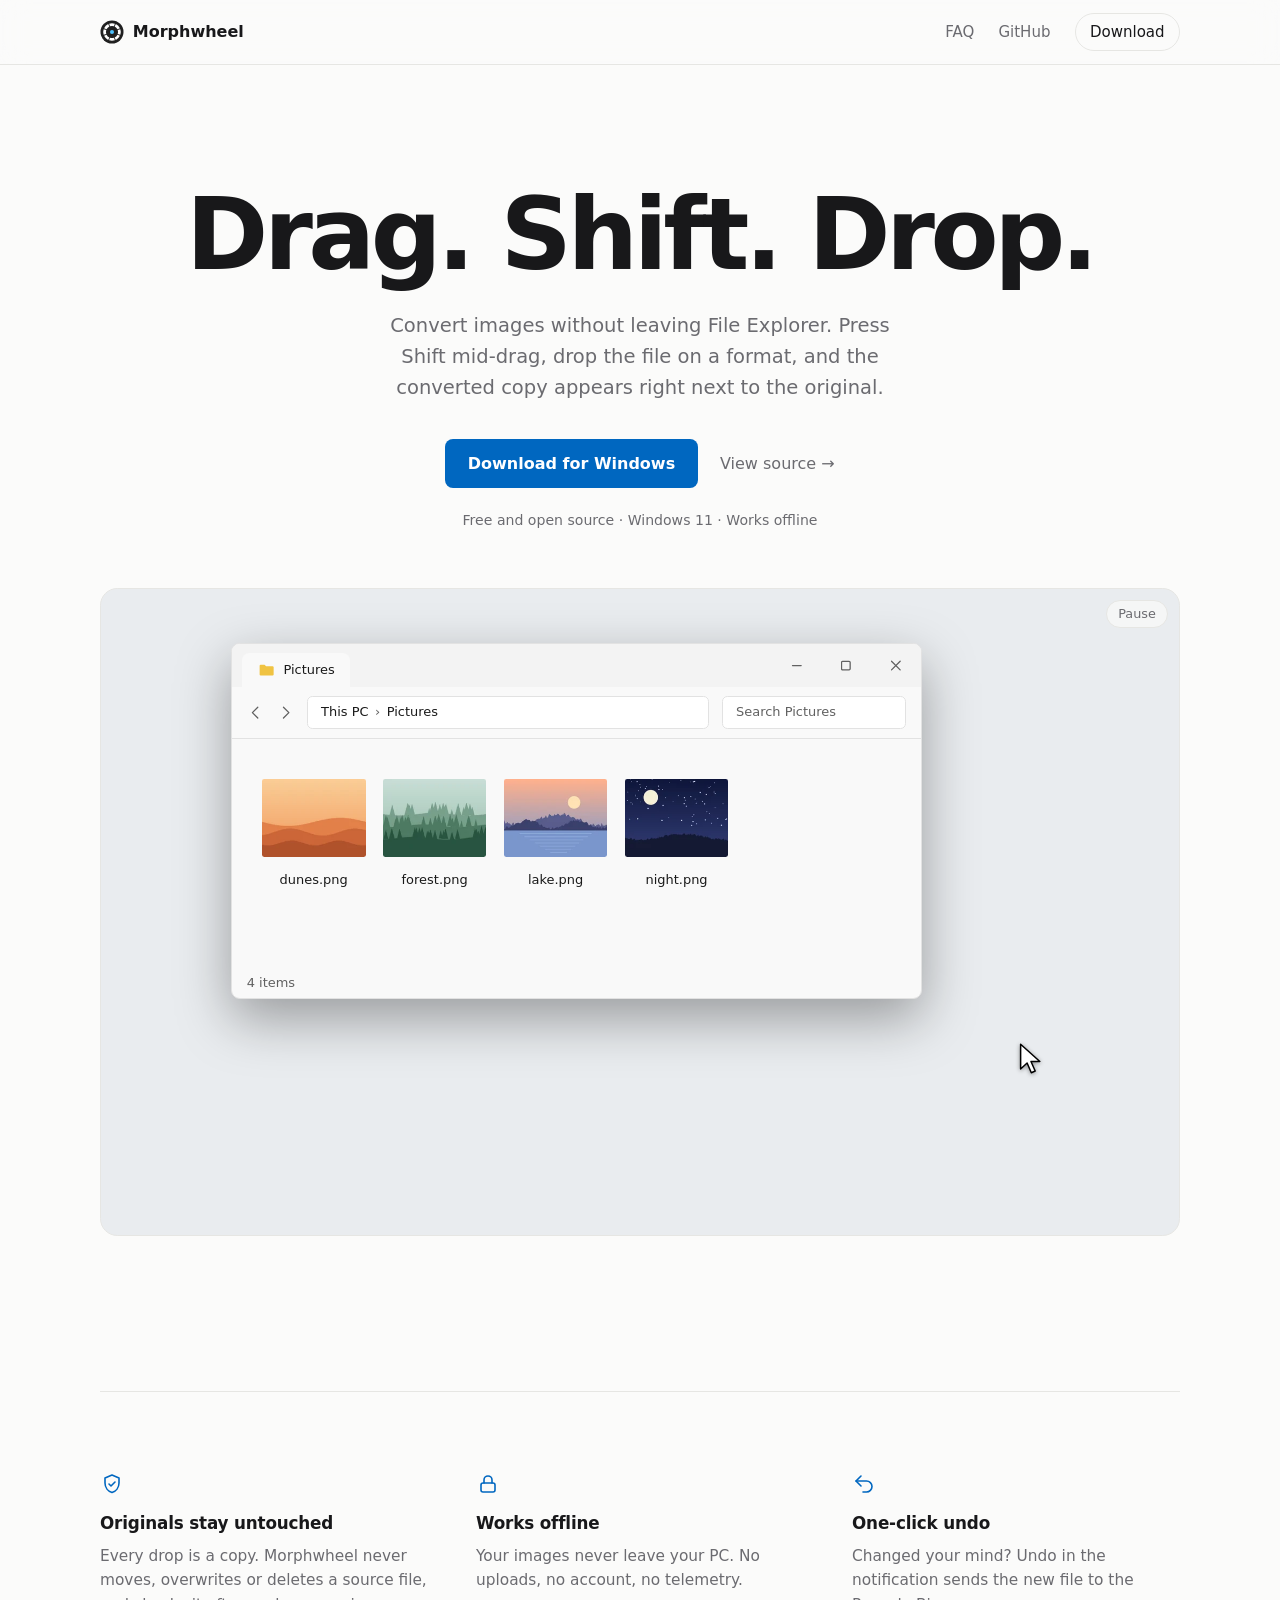
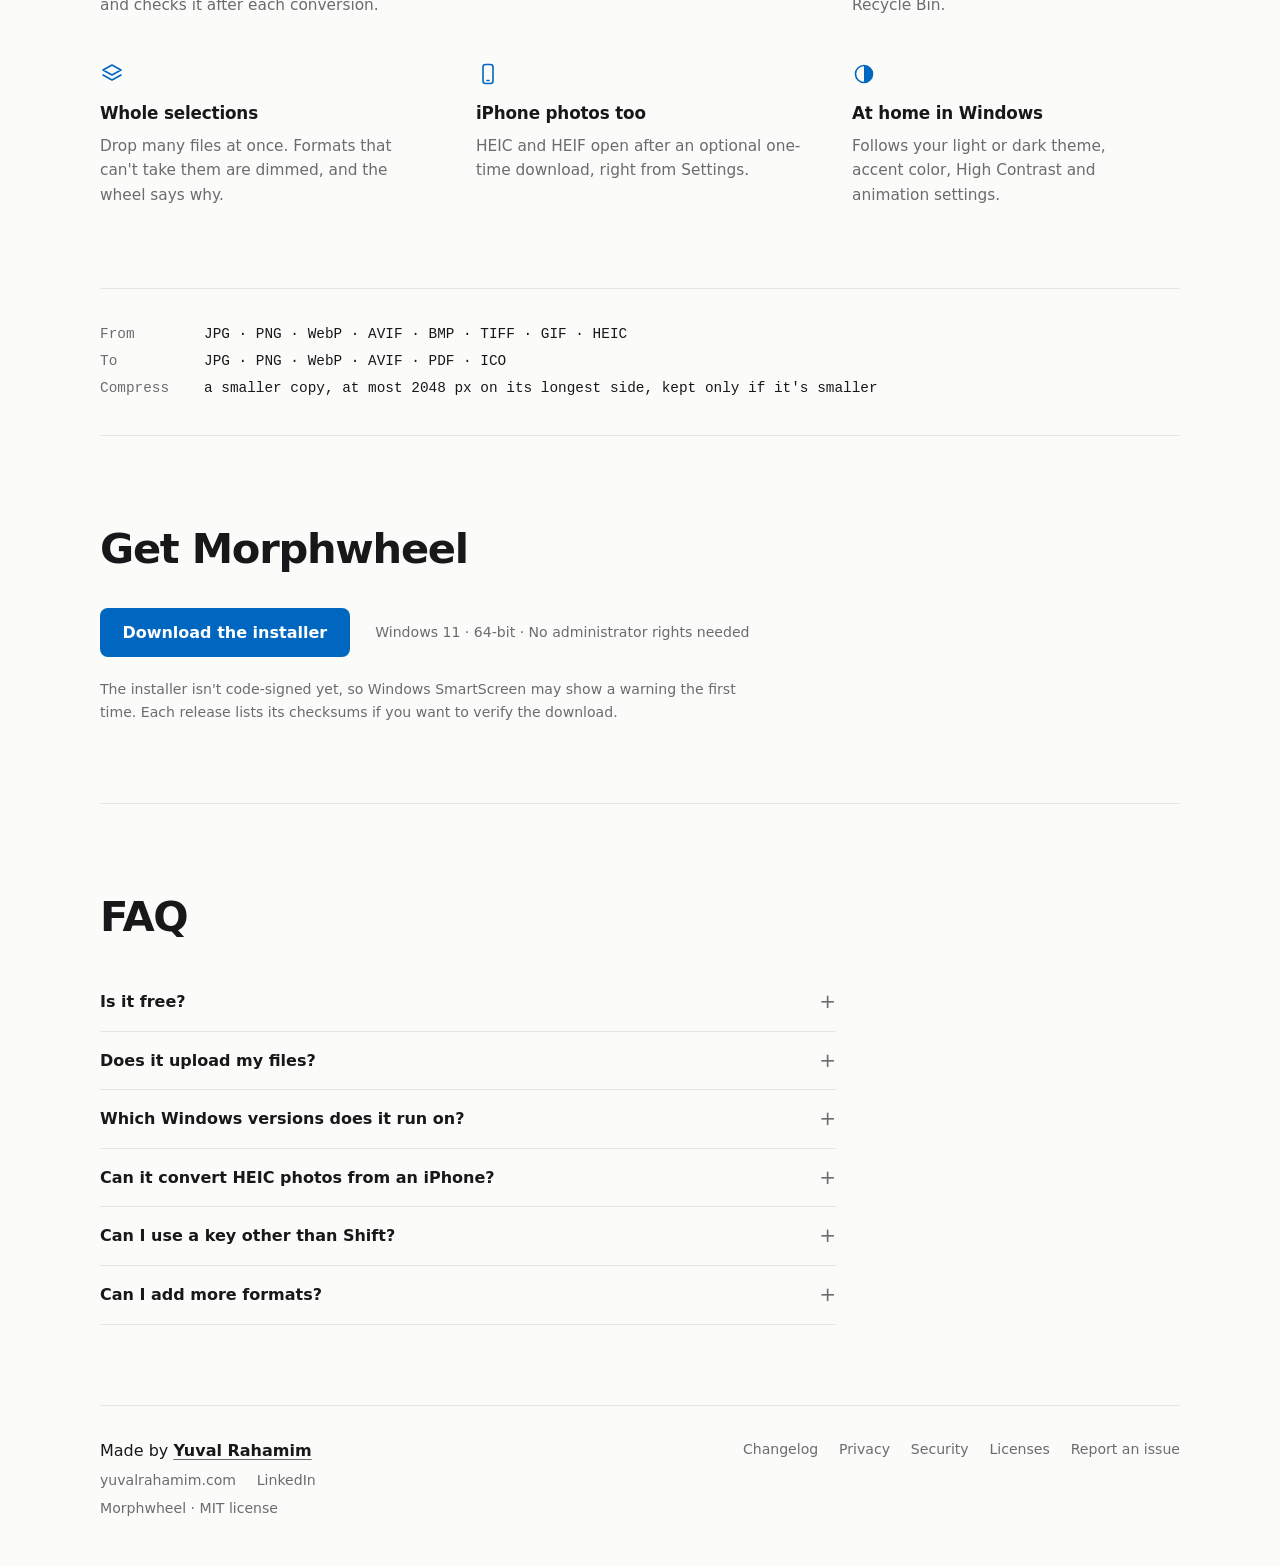
<file: site/index.html>
<!DOCTYPE html>
<html lang="en">
<head>
  <meta charset="utf-8">
  <meta name="viewport" content="width=device-width, initial-scale=1">
  <title>Morphwheel: free drag-and-drop image converter for Windows</title>
  <meta name="description" content="Shift-drag an image in File Explorer and drop it on JPG, PNG, WebP, AVIF, PDF or ICO. The copy lands next to the original. Free, open source, offline.">
  <link rel="canonical" href="https://morphwheel.yuvalrahamim.com/">
  <meta name="author" content="Yuval Rahamim">
  <meta name="color-scheme" content="dark light">
  <meta name="theme-color" content="#0c0c0d" media="(prefers-color-scheme: dark)">
  <meta name="theme-color" content="#fbfbfa" media="(prefers-color-scheme: light)">
  <link rel="icon" href="assets/icon.svg" type="image/svg+xml">
  <link rel="icon" href="assets/icon-256.png" type="image/png" sizes="256x256">
  <link rel="apple-touch-icon" href="assets/icon-256.png">

  <meta property="og:type" content="website">
  <meta property="og:site_name" content="Morphwheel">
  <meta property="og:title" content="Morphwheel: drag, Shift, drop to convert images on Windows">
  <meta property="og:description" content="A wheel of formats at your cursor, right in File Explorer. Free and open source.">
  <meta property="og:url" content="https://morphwheel.yuvalrahamim.com/">
  <meta property="og:image" content="https://morphwheel.yuvalrahamim.com/assets/og.png">
  <meta property="og:image:width" content="1200">
  <meta property="og:image:height" content="630">
  <meta property="og:image:alt" content="The Morphwheel wheel with JPG highlighted, beside the words Drag. Shift. Drop.">
  <meta name="twitter:card" content="summary_large_image">

  <link rel="stylesheet" href="styles.css">

  <script type="application/ld+json">
  {
    "@context": "https://schema.org",
    "@type": "SoftwareApplication",
    "name": "Morphwheel",
    "description": "A Windows utility that converts images during a drag in File Explorer: press Shift while dragging, and a wheel of formats appears at the cursor. Dropping the file on a format saves a converted copy next to the original.",
    "url": "https://morphwheel.yuvalrahamim.com/",
    "downloadUrl": "https://github.com/MorphWheel/morphwheel/releases/latest",
    "applicationCategory": "UtilitiesApplication",
    "operatingSystem": "Windows 11, Windows 10 22H2",
    "isAccessibleForFree": true,
    "offers": { "@type": "Offer", "price": "0", "priceCurrency": "USD" },
    "license": "https://opensource.org/licenses/MIT",
    "codeRepository": "https://github.com/MorphWheel/morphwheel",
    "author": {
      "@type": "Person",
      "name": "Yuval Rahamim",
      "url": "https://yuvalrahamim.com/",
      "sameAs": ["https://www.linkedin.com/in/yuvalra/"]
    },
    "image": "https://morphwheel.yuvalrahamim.com/assets/og.png",
    "featureList": [
      "Convert images to JPG, PNG, WebP, AVIF, PDF or ICO from File Explorer",
      "Compress images to a smaller copy",
      "HEIC and HEIF input with an optional download",
      "The original file is never moved, overwritten or deleted",
      "Works offline, with no telemetry",
      "Undo from the result notification",
      "Python plugins for more formats"
    ]
  }
  </script>
  <script type="application/ld+json">
  {
    "@context": "https://schema.org",
    "@type": "FAQPage",
    "mainEntity": [
      { "@type": "Question", "name": "Is it free?",
        "acceptedAnswer": { "@type": "Answer", "text": "Yes. Morphwheel is free and open source under the MIT license, with no trial, no account and no ads." } },
      { "@type": "Question", "name": "Does it upload my files?",
        "acceptedAnswer": { "@type": "Answer", "text": "No. Conversions run on your PC and nothing is sent anywhere. The only network request is the optional HEIC download, and only if you choose to install it." } },
      { "@type": "Question", "name": "Which Windows versions does it run on?",
        "acceptedAnswer": { "@type": "Answer", "text": "Windows 11, 64-bit. Windows 10 22H2 is best-effort. The installer needs no administrator rights." } },
      { "@type": "Question", "name": "Can it convert HEIC photos from an iPhone?",
        "acceptedAnswer": { "@type": "Answer", "text": "Yes, after a one-time optional download of the HEIC engine from Settings. It isn't bundled because its codecs are GPL-licensed." } },
      { "@type": "Question", "name": "Can I use a key other than Shift?",
        "acceptedAnswer": { "@type": "Answer", "text": "Yes. The trigger can be Shift, Ctrl or Ctrl+Shift, and the wheel comes in three sizes." } },
      { "@type": "Question", "name": "Can I add more formats?",
        "acceptedAnswer": { "@type": "Answer", "text": "Yes, with plugins written in Python. They appear in the wheel's More slice. The plugin guide has a complete converter in about thirty lines." } }
    ]
  }
  </script>
</head>
<body>
  <a class="skip" href="#main">Skip to content</a>

  <header class="top">
    <div class="top-in wrap">
      <a class="brand" href="/">
        <img src="assets/icon.svg" alt="" width="24" height="24">
        Morphwheel
      </a>
      <nav aria-label="Main">
        <a href="#faq">FAQ</a>
        <a class="wide-only" href="https://github.com/MorphWheel/morphwheel">GitHub</a>
        <a class="pill" href="https://github.com/MorphWheel/morphwheel/releases/latest">Download</a>
      </nav>
    </div>
  </header>

  <main id="main">
    <section class="hero wrap">
      <h1>Drag. Shift. Drop.</h1>
      <p class="lede">
        Convert images without leaving File Explorer. Press Shift mid&#8209;drag, drop the file on a
        format, and the converted copy appears right next to the original.
      </p>
      <div class="actions">
        <a class="button" href="https://github.com/MorphWheel/morphwheel/releases/latest">Download for Windows</a>
        <a class="link" href="https://github.com/MorphWheel/morphwheel">View source →</a>
      </div>
      <p class="meta">Free and open source · Windows 11 · Works offline</p>
    </section>

    <section class="demo-wrap wrap" aria-label="Demo">
      <input type="checkbox" id="pause" class="pause-input" aria-label="Pause the demo">
      <label for="pause" class="pause"><span class="when-playing">Pause</span><span class="when-paused">Play</span></label>
      <!-- One CSS timeline (10 s, see styles.css). The wheel and toast images are drawn by the app
           itself; everything else is a sketch of File Explorer. -->
      <div class="demo" role="img"
           aria-label="Demo: an image called lake.png is dragged in File Explorer, Shift opens the wheel at the cursor, the file is dropped on JPG, and lake.jpg appears next to the original while a notification reports “Converted to JPG”.">
        <div class="stage" aria-hidden="true">
          <div class="explorer">
            <div class="ex-title">
              <span class="ex-tab">
                <svg viewBox="0 0 16 16"><path d="M1.5 4.5a1 1 0 0 1 1-1h3.6l1.4 1.4h6a1 1 0 0 1 1 1v6.6a1 1 0 0 1-1 1h-11a1 1 0 0 1-1-1Z"/></svg>
                Pictures
              </span>
              <span class="ex-controls">
                <svg viewBox="0 0 10 10"><path d="M1 5h8"/></svg>
                <svg viewBox="0 0 10 10"><rect x="1" y="1" width="8" height="8" rx="1"/></svg>
                <svg viewBox="0 0 10 10"><path d="m1 1 8 8M9 1 1 9"/></svg>
              </span>
            </div>
            <div class="ex-bar">
              <svg viewBox="0 0 16 16"><path d="M10 3 5 8l5 5"/></svg>
              <svg viewBox="0 0 16 16"><path d="m6 3 5 5-5 5"/></svg>
              <span class="ex-address">This PC <i>›</i> Pictures</span>
              <span class="ex-search">Search Pictures</span>
            </div>
            <div class="ex-files">
              <figure class="tile"><img src="assets/thumb-dunes.webp" alt="" width="192" height="144"><figcaption>dunes.png</figcaption></figure>
              <figure class="tile"><img src="assets/thumb-forest.webp" alt="" width="192" height="144"><figcaption>forest.png</figcaption></figure>
              <figure class="tile tile-new"><img src="assets/thumb-lake.webp" alt="" width="192" height="144"><figcaption>lake.jpg</figcaption></figure>
              <figure class="tile tile-source"><img src="assets/thumb-lake.webp" alt="" width="192" height="144"><figcaption>lake.png</figcaption></figure>
              <figure class="tile"><img src="assets/thumb-night.webp" alt="" width="192" height="144"><figcaption>night.png</figcaption></figure>
            </div>
            <div class="ex-status"><span class="n4">4 items</span><span class="n5">5 items</span></div>
          </div>

          <div class="wheel">
            <picture>
              <source srcset="assets/wheel-idle-light.webp" media="(prefers-color-scheme: light)">
              <img src="assets/wheel-idle-dark.webp" alt="" width="760" height="760">
            </picture>
            <picture class="wheel-hover">
              <source srcset="assets/wheel-jpg-light.webp" media="(prefers-color-scheme: light)">
              <img src="assets/wheel-jpg-dark.webp" alt="" width="760" height="760">
            </picture>
          </div>

          <div class="toast">
            <picture>
              <source srcset="assets/toast-light.webp" media="(prefers-color-scheme: light)">
              <img src="assets/toast-dark.webp" alt="" width="720" height="182">
            </picture>
          </div>

          <kbd class="key">⇧ Shift</kbd>

          <div class="cursor">
            <img class="ghost" src="assets/thumb-lake.webp" alt="" width="192" height="144">
            <svg class="arrow" viewBox="0 0 20 30"><path d="M1.5 1.5v23l6-5.6 3.9 9 3.6-1.6-3.9-8.8h8.2Z"/></svg>
          </div>
        </div>
      </div>
      <ol class="captions" aria-hidden="true">
        <li class="c1">Drag an image in File Explorer</li>
        <li class="c2">Press Shift and the wheel opens under the cursor</li>
        <li class="c3">Drop it on a format</li>
        <li class="c4">The copy lands next to the original, which stays untouched</li>
      </ol>
    </section>

    <section class="facts wrap" aria-labelledby="facts-title">
      <h2 id="facts-title" class="sr-only">Features</h2>
      <div>
        <svg class="icon" viewBox="0 0 24 24" aria-hidden="true"><path d="M12 3 5 6v5c0 4.4 3 8.2 7 9.5 4-1.3 7-5.1 7-9.5V6Z"/><path d="m9 12 2 2 4-4"/></svg>
        <h3>Originals stay untouched</h3>
        <p>Every drop is a copy. Morphwheel never moves, overwrites or deletes a source file, and
          checks it after each conversion.</p>
      </div>
      <div>
        <svg class="icon" viewBox="0 0 24 24" aria-hidden="true"><rect x="5" y="11" width="14" height="9" rx="2"/><path d="M8 11V8a4 4 0 0 1 8 0v3"/></svg>
        <h3>Works offline</h3>
        <p>Your images never leave your PC. No uploads, no account, no telemetry.</p>
      </div>
      <div>
        <svg class="icon" viewBox="0 0 24 24" aria-hidden="true"><path d="M9 14 4 9l5-5"/><path d="M4 9h10.5a5.5 5.5 0 0 1 0 11H11"/></svg>
        <h3>One-click undo</h3>
        <p>Changed your mind? Undo in the notification sends the new file to the Recycle Bin.</p>
      </div>
      <div>
        <svg class="icon" viewBox="0 0 24 24" aria-hidden="true"><path d="m12 3 9 5-9 5-9-5Z"/><path d="m3 13 9 5 9-5"/></svg>
        <h3>Whole selections</h3>
        <p>Drop many files at once. Formats that can't take them are dimmed, and the wheel says
          why.</p>
      </div>
      <div>
        <svg class="icon" viewBox="0 0 24 24" aria-hidden="true"><rect x="7" y="2.5" width="10" height="19" rx="2.5"/><path d="M11 18.5h2"/></svg>
        <h3>iPhone photos too</h3>
        <p>HEIC and HEIF open after an optional one-time download, right from Settings.</p>
      </div>
      <div>
        <svg class="icon" viewBox="0 0 24 24" aria-hidden="true"><circle cx="12" cy="12" r="8.5"/><path class="solid" d="M12 3.5a8.5 8.5 0 0 1 0 17Z"/></svg>
        <h3>At home in Windows</h3>
        <p>Follows your light or dark theme, accent color, High Contrast and animation settings.</p>
      </div>
    </section>

    <section class="formats wrap" aria-labelledby="formats-title">
      <h2 id="formats-title" class="sr-only">Formats</h2>
      <p><span>From</span> JPG · PNG · WebP · AVIF · BMP · TIFF · GIF · HEIC</p>
      <p><span>To</span> JPG · PNG · WebP · AVIF · PDF · ICO</p>
      <p><span>Compress</span> a smaller copy, at most 2048 px on its longest side, kept only if it's smaller</p>
    </section>

    <section id="install" class="install wrap">
      <h2>Get Morphwheel</h2>
      <div class="install-row">
        <a class="button" href="https://github.com/MorphWheel/morphwheel/releases/latest">Download the installer</a>
        <span class="meta">Windows 11 · 64-bit · No administrator rights needed</span>
      </div>
      <p class="meta note">
        The installer isn't code-signed yet, so Windows SmartScreen may show a warning the first
        time. Each release lists its checksums if you want to verify the download.
      </p>
    </section>

    <section id="faq" class="faq wrap">
      <h2>FAQ</h2>
      <details>
        <summary>Is it free?</summary>
        <p>Yes. Morphwheel is free and open source under the MIT license, with no trial, no account
          and no ads.</p>
      </details>
      <details>
        <summary>Does it upload my files?</summary>
        <p>No. Conversions run on your PC and nothing is sent anywhere. The only network request is
          the optional HEIC download, and only if you choose to install it.</p>
      </details>
      <details>
        <summary>Which Windows versions does it run on?</summary>
        <p>Windows 11, 64-bit. Windows 10 22H2 is best-effort. The installer needs no administrator
          rights.</p>
      </details>
      <details>
        <summary>Can it convert HEIC photos from an iPhone?</summary>
        <p>Yes, after a one-time optional download of the HEIC engine from Settings. It isn't
          bundled because its codecs are GPL-licensed.</p>
      </details>
      <details>
        <summary>Can I use a key other than Shift?</summary>
        <p>Yes. The trigger can be Shift, Ctrl or Ctrl+Shift, and the wheel comes in three sizes.</p>
      </details>
      <details>
        <summary>Can I add more formats?</summary>
        <p>Yes, with plugins written in Python. They appear in the wheel's More slice. The
          <a href="https://github.com/MorphWheel/morphwheel/blob/main/docs/plugins.md">plugin guide</a>
          has a complete converter in about thirty lines.</p>
      </details>
    </section>
  </main>

  <footer class="foot wrap">
    <div class="credit">
      <p class="maker">Made by <a href="https://yuvalrahamim.com/" rel="author">Yuval Rahamim</a></p>
      <p class="maker-links">
        <a href="https://yuvalrahamim.com/">yuvalrahamim.com</a>
        <a href="https://yuvalrahamim.com/linkedin" rel="me">LinkedIn</a>
      </p>
      <p>Morphwheel · MIT license</p>
    </div>
    <nav aria-label="Project">
      <a href="https://github.com/MorphWheel/morphwheel/blob/main/CHANGELOG.md">Changelog</a>
      <a href="https://github.com/MorphWheel/morphwheel/blob/main/PRIVACY.md">Privacy</a>
      <a href="https://github.com/MorphWheel/morphwheel/blob/main/SECURITY.md">Security</a>
      <a href="https://github.com/MorphWheel/morphwheel/blob/main/THIRD_PARTY_NOTICES.md">Licenses</a>
      <a href="https://github.com/MorphWheel/morphwheel/issues">Report an issue</a>
    </nav>
  </footer>
</body>
</html>
</file>
<file: site/styles.css>
/* Morphwheel site: one static page, no scripts. Dark by default, light follows the OS.
   The demo is one 10 s CSS timeline; every animated part uses the same percentages.
   The rest of the motion is CSS too (the CSP allows no script): smooth anchor scrolling, the
   hero's entrance, sections that rise in as they scroll into view, and the FAQ's opening and
   closing. All of it is off under prefers-reduced-motion, and every part degrades to a static
   page where a browser lacks the feature (scroll-driven animations, interpolate-size). */

:root {
  --bg: #0c0c0d;
  --text: #ededed;
  --muted: #8f8f94;
  --line: #222225;
  --accent: #0078d4;
  --accent-text: #fff;
  --accent-soft: #4cc2ff; /* icons on the dark background */
  --header-h: 64px;
  --ease-out: cubic-bezier(0.2, 0.7, 0.2, 1);
  --font: "Segoe UI Variable Text", "Segoe UI", system-ui, -apple-system, "Helvetica Neue", Arial, sans-serif;
  --display: "Segoe UI Variable Display", "Segoe UI", system-ui, -apple-system, "Helvetica Neue", Arial, sans-serif;
  --mono: "Cascadia Mono", "Cascadia Code", Consolas, ui-monospace, monospace;

  /* the demo's desktop and File Explorer (Windows 11 dark) */
  --desk: #17181b;
  --win: #1c1c1c;
  --win-bar: #202020;
  --win-line: #2e2e2e;
  --win-field: #2b2b2b;
  --win-text: #e8e8e8;
  --win-muted: #9a9a9a;
  --select: rgb(76 194 255 / 0.16);
  --select-line: rgb(76 194 255 / 0.5);
  --key: #26272b;
}

@media (prefers-color-scheme: light) {
  :root {
    --bg: #fbfbfa;
    --text: #18181a;
    --muted: #6b6b70;
    --line: #e6e6e3;
    --accent: #0067c0;
    --accent-soft: #0067c0;

    --desk: #e9ecef;
    --win: #f9f9f9;
    --win-bar: #f3f3f3;
    --win-line: #e2e2e2;
    --win-field: #fff;
    --win-text: #1a1a1a;
    --win-muted: #616161;
    --select: rgb(0 103 192 / 0.1);
    --select-line: rgb(0 103 192 / 0.45);
    --key: #fff;
  }
}

*,
*::before,
*::after {
  box-sizing: border-box;
}

html {
  -webkit-text-size-adjust: 100%;
  scroll-padding-top: calc(var(--header-h) + 0.5rem); /* anchors land below the sticky header */
  interpolate-size: allow-keywords; /* lets the FAQ animate to its content's height */
}

@media (prefers-reduced-motion: no-preference) {
  html {
    scroll-behavior: smooth;
  }
}

::selection {
  background: color-mix(in srgb, var(--accent) 40%, transparent);
}

body {
  margin: 0;
  background: var(--bg);
  color: var(--text);
  font: 16px/1.6 var(--font);
  -webkit-font-smoothing: antialiased;
}

a {
  color: inherit;
}

a:focus-visible {
  outline: 2px solid var(--accent);
  outline-offset: 3px;
  border-radius: 4px;
}

h1,
h2 {
  font-family: var(--display);
  margin: 0;
}

p {
  margin: 0;
  text-wrap: pretty;
}

h1,
h2,
h3,
.lede {
  text-wrap: balance;
}

code {
  font: 0.9em var(--mono);
}

.wrap {
  width: min(1080px, 100% - 3rem);
  margin-inline: auto;
}

.sr-only {
  position: absolute;
  width: 1px;
  height: 1px;
  overflow: hidden;
  clip-path: inset(50%);
  white-space: nowrap;
}

.skip {
  position: absolute;
  z-index: 20; /* above the sticky header */
  inset-inline-start: 1rem;
  top: -3rem;
  padding: 0.5rem 1rem;
  background: var(--accent);
  color: var(--accent-text);
  border-radius: 6px;
}

.skip:focus {
  top: 1rem;
}

/* ------------------------------------------------------------------ header */

.top {
  position: sticky;
  top: 0;
  z-index: 10;
  background: color-mix(in srgb, var(--bg) 82%, transparent);
  -webkit-backdrop-filter: saturate(1.4) blur(14px);
  backdrop-filter: saturate(1.4) blur(14px);
  border-bottom: 1px solid var(--line);
}

/* Where scroll-driven animations exist, the header's line appears only once the page scrolls. */
@supports (animation-timeline: scroll()) {
  .top {
    animation: header-line linear both;
    animation-timeline: scroll();
    animation-range: 0 64px;
  }

  @keyframes header-line {
    from { border-bottom-color: transparent; }
    to { border-bottom-color: var(--line); }
  }
}

.top-in {
  display: flex;
  align-items: center;
  justify-content: space-between;
  gap: 1rem;
  height: var(--header-h);
}

.brand {
  display: inline-flex;
  align-items: center;
  gap: 0.55rem;
  font-weight: 600;
  text-decoration: none;
}

.top nav {
  display: flex;
  align-items: center;
  gap: 1.5rem;
  font-size: 0.94rem;
}

.top nav a {
  color: var(--muted);
  text-decoration: none;
  transition: color 0.15s;
}

.top nav a:hover {
  color: var(--text);
}

.top nav .pill {
  color: var(--text);
  padding: 0.35rem 0.9rem;
  border: 1px solid var(--line);
  border-radius: 999px;
  transition: color 0.15s, border-color 0.15s, background-color 0.15s;
}

.top nav .pill:hover {
  border-color: var(--muted);
  background: color-mix(in srgb, var(--text) 6%, transparent);
}

/* ------------------------------------------------------------------ hero */

.hero {
  padding: clamp(4rem, 10vw, 7.5rem) 0 clamp(2.5rem, 5vw, 3.5rem);
  text-align: center;
}

h1 {
  font-size: clamp(3rem, 9vw, 6.2rem);
  font-weight: 700;
  line-height: 1;
  letter-spacing: -0.045em;
}

.lede {
  max-width: 34rem;
  margin: 1.6rem auto 0;
  font-size: clamp(1.05rem, 2vw, 1.22rem);
  color: var(--muted);
}

.actions {
  display: flex;
  flex-wrap: wrap;
  justify-content: center;
  align-items: center;
  gap: 1.4rem;
  margin-top: 2.2rem;
}

.button {
  display: inline-block;
  padding: 0.75rem 1.4rem;
  border-radius: 8px;
  background: var(--accent);
  color: var(--accent-text);
  font-weight: 600;
  text-decoration: none;
  transition: filter 0.15s, transform 0.2s var(--ease-out), box-shadow 0.2s var(--ease-out);
}

.button:hover {
  filter: brightness(1.12);
  transform: translateY(-1px);
  box-shadow: 0 8px 22px -8px color-mix(in srgb, var(--accent) 75%, transparent);
}

.button:active {
  filter: brightness(0.96);
  transform: translateY(0) scale(0.98);
  box-shadow: none;
}

.link {
  color: var(--muted);
  text-decoration: none;
  font-weight: 500;
  transition: color 0.15s;
}

.link:hover {
  color: var(--text);
}

.meta {
  margin-top: 1.3rem;
  font-size: 0.88rem;
  color: var(--muted);
}

/* ------------------------------------------------------------------ the demo
   A 1000 by 600 design-pixel stage; 1 design px = var(--u), so it scales as one picture. */

.demo-wrap {
  position: relative;
  padding-bottom: clamp(4rem, 9vw, 7rem);
}

.pause-input {
  position: absolute;
  opacity: 0;
  pointer-events: none;
}

.pause {
  position: absolute;
  z-index: 1;
  top: 0.75rem;
  right: 0.75rem;
  padding: 0.2rem 0.7rem;
  border: 1px solid var(--line);
  border-radius: 999px;
  background: color-mix(in srgb, var(--bg) 70%, transparent);
  color: var(--muted);
  font-size: 0.8rem;
  cursor: pointer;
  transition: color 0.15s;
}

.pause:hover {
  color: var(--text);
}

.pause-input:focus-visible + .pause {
  outline: 2px solid var(--accent);
  outline-offset: 2px;
}

.when-paused,
.pause-input:checked + .pause .when-playing {
  display: none;
}

.pause-input:checked + .pause .when-paused {
  display: inline;
}

.pause-input:checked ~ .demo .stage *,
.pause-input:checked ~ .captions li {
  animation-play-state: paused;
}

.demo {
  container-type: inline-size;
}

.stage {
  --u: calc(100cqw / 1000);
  position: relative;
  aspect-ratio: 1000 / 600;
  overflow: hidden;
  border-radius: calc(var(--u) * 16);
  background: var(--desk);
  border: 1px solid var(--line);
  font-family: "Segoe UI", system-ui, sans-serif;
  font-size: calc(var(--u) * 12);
  color: var(--win-text);
  user-select: none;
}

.stage *,
.captions li {
  animation-duration: 10s;
  animation-iteration-count: infinite;
  animation-timing-function: ease-in-out;
}

.stage svg {
  fill: none;
  stroke: currentColor;
  stroke-width: 1.2;
  stroke-linecap: round;
  stroke-linejoin: round;
}

/* File Explorer: x 120 to 760, y 50 to 380 */
.explorer {
  position: absolute;
  left: calc(var(--u) * 120);
  top: calc(var(--u) * 50);
  width: calc(var(--u) * 640);
  height: calc(var(--u) * 330);
  display: flex;
  flex-direction: column;
  background: var(--win);
  border: 1px solid var(--win-line);
  border-radius: calc(var(--u) * 8);
  box-shadow: 0 calc(var(--u) * 18) calc(var(--u) * 50) rgb(0 0 0 / 0.35);
  overflow: hidden;
}

.ex-title {
  display: flex;
  justify-content: space-between;
  align-items: center;
  height: calc(var(--u) * 40);
  padding-inline-start: calc(var(--u) * 10);
  background: var(--win-bar);
}

.ex-tab {
  display: inline-flex;
  align-items: center;
  gap: calc(var(--u) * 8);
  height: calc(var(--u) * 32);
  margin-top: calc(var(--u) * 8);
  padding: 0 calc(var(--u) * 14);
  background: var(--win);
  border-radius: calc(var(--u) * 7) calc(var(--u) * 7) 0 0;
}

.stage .ex-tab svg {
  width: calc(var(--u) * 16);
  height: calc(var(--u) * 16);
  fill: #f0c342;
  stroke: none;
}

.ex-controls {
  display: flex;
  height: 100%;
}

.stage .ex-controls svg {
  width: calc(var(--u) * 46);
  height: 100%;
  padding: 0 calc(var(--u) * 18);
  stroke: var(--win-muted);
}

.ex-bar {
  display: flex;
  align-items: center;
  gap: calc(var(--u) * 12);
  height: calc(var(--u) * 48);
  padding: 0 calc(var(--u) * 14);
  border-bottom: 1px solid var(--win-line);
  color: var(--win-muted);
}

.ex-bar > svg {
  width: calc(var(--u) * 16);
  height: calc(var(--u) * 16);
}

.ex-address,
.ex-search {
  height: calc(var(--u) * 30);
  display: flex;
  align-items: center;
  padding: 0 calc(var(--u) * 12);
  background: var(--win-field);
  border: 1px solid var(--win-line);
  border-radius: calc(var(--u) * 5);
}

.ex-address {
  flex: 1;
  color: var(--win-text);
}

.ex-address i {
  font-style: normal;
  margin: 0 calc(var(--u) * 6);
  color: var(--win-muted);
}

.ex-search {
  width: calc(var(--u) * 170);
}

.ex-files {
  display: flex;
  flex: 1;
  align-items: flex-start;
  padding: calc(var(--u) * 16) calc(var(--u) * 20);
}

.tile {
  flex: none;
  width: calc(var(--u) * 112);
  margin: 0;
  padding: calc(var(--u) * 8) 0 calc(var(--u) * 6);
  text-align: center;
  border: 1px solid transparent;
  border-radius: calc(var(--u) * 5);
  overflow: hidden;
  white-space: nowrap;
}

.tile img {
  display: block;
  width: calc(var(--u) * 96);
  height: calc(var(--u) * 72);
  margin: calc(var(--u) * 12) auto;
  border-radius: calc(var(--u) * 2);
}

.ex-status {
  position: relative;
  height: calc(var(--u) * 28);
  padding: 0 calc(var(--u) * 14);
  display: flex;
  align-items: center;
  color: var(--win-muted);
}

.ex-status span {
  position: absolute;
}

/* The wheel: 380 design px (its window at size M), centered at (540, 300) */
.wheel {
  position: absolute;
  left: calc(var(--u) * 350);
  top: calc(var(--u) * 110);
  width: calc(var(--u) * 380);
  height: calc(var(--u) * 380);
}

.wheel picture,
.wheel img {
  position: absolute;
  inset: 0;
  width: 100%;
  height: 100%;
}

/* The toast: 360 by 91, bottom right */
.toast {
  position: absolute;
  right: calc(var(--u) * 24);
  bottom: calc(var(--u) * 24);
  width: calc(var(--u) * 360);
  filter: drop-shadow(0 calc(var(--u) * 8) calc(var(--u) * 18) rgb(0 0 0 / 0.3));
}

.toast img {
  display: block;
  width: 100%;
  height: auto;
}

.key {
  position: absolute;
  left: calc(var(--u) * 24);
  bottom: calc(var(--u) * 24);
  padding: calc(var(--u) * 8) calc(var(--u) * 16);
  font: 600 calc(var(--u) * 15) / 1 "Segoe UI", system-ui, sans-serif;
  color: var(--win-text);
  background: var(--key);
  border: 1px solid var(--win-line);
  border-bottom-width: calc(var(--u) * 3);
  border-radius: calc(var(--u) * 7);
}

/* The pointer; its hot spot is the element's origin */
.cursor {
  position: absolute;
  left: 0;
  top: 0;
  width: 0;
  height: 0;
}

.stage .arrow {
  position: absolute;
  width: calc(var(--u) * 20);
  height: calc(var(--u) * 30);
  fill: #fff;
  stroke: #000;
  stroke-width: 1.4;
  filter: drop-shadow(0 1px 2px rgb(0 0 0 / 0.4));
}

.ghost {
  position: absolute;
  left: calc(var(--u) * 14);
  top: calc(var(--u) * 20);
  width: calc(var(--u) * 52);
  height: calc(var(--u) * 39);
  border-radius: calc(var(--u) * 3);
}

/* ---- the timeline: drag (4-24 %), Shift (27-38 %), aim (40-47 %), drop (52 %), result */

.cursor {
  translate: calc(var(--u) * 850) calc(var(--u) * 420);
  animation-name: pointer;
}

@keyframes pointer {
  0%, 4% { translate: calc(var(--u) * 850) calc(var(--u) * 420); }
  14%, 16% { translate: calc(var(--u) * 420) calc(var(--u) * 200); }
  24%, 40% { translate: calc(var(--u) * 540) calc(var(--u) * 300); }
  47%, 54% { translate: calc(var(--u) * 512) calc(var(--u) * 212); }
  64%, 100% { translate: calc(var(--u) * 850) calc(var(--u) * 420); }
}

.ghost {
  opacity: 0;
  animation-name: ghost;
}

@keyframes ghost {
  0%, 17% { opacity: 0; }
  19%, 52% { opacity: 0.55; }
  53%, 100% { opacity: 0; }
}

.tile-source {
  animation-name: selected;
}

@keyframes selected {
  0%, 15% { background: transparent; border-color: transparent; }
  16%, 92% { background: var(--select); border-color: var(--select-line); }
  95%, 100% { background: transparent; border-color: transparent; }
}

.key {
  opacity: 0;
  animation-name: key;
}

@keyframes key {
  0%, 26% { opacity: 0; transform: translateY(calc(var(--u) * 6)); }
  27.5%, 37% { opacity: 1; transform: translateY(0); }
  39%, 100% { opacity: 0; transform: translateY(0); }
}

.wheel {
  opacity: 0;
  animation-name: wheel;
}

@keyframes wheel {
  0%, 28.5% { opacity: 0; transform: scale(0.94); }
  30.5%, 52.5% { opacity: 1; transform: scale(1); }
  54.5%, 100% { opacity: 0; transform: scale(0.96); }
}

.wheel-hover {
  opacity: 0;
  animation-name: hover;
}

@keyframes hover {
  0%, 44.5% { opacity: 0; }
  45.5%, 99% { opacity: 1; }
  100% { opacity: 0; }
}

.tile-new {
  width: 0;
  opacity: 0;
  border: 0;
  animation-name: new-file;
}

@keyframes new-file {
  0%, 55% { width: 0; opacity: 0; }
  58%, 92% { width: calc(var(--u) * 112); opacity: 1; }
  96%, 100% { width: 0; opacity: 0; }
}

.n5 {
  opacity: 0;
  animation-name: show-mid;
}

.n4 {
  animation-name: hide-mid;
}

@keyframes show-mid {
  0%, 56% { opacity: 0; }
  57%, 93% { opacity: 1; }
  94%, 100% { opacity: 0; }
}

@keyframes hide-mid {
  0%, 56% { opacity: 1; }
  57%, 93% { opacity: 0; }
  94%, 100% { opacity: 1; }
}

.toast {
  opacity: 0;
  animation-name: toast;
}

@keyframes toast {
  0%, 57% { opacity: 0; transform: translateY(calc(var(--u) * 14)); }
  60%, 89% { opacity: 1; transform: translateY(0); }
  92%, 100% { opacity: 0; transform: translateY(0); }
}

/* ---- the captions under the stage, on the same clock */

.captions {
  position: relative;
  height: 1.6em;
  margin: 1.2rem 0 0;
  padding: 0;
  list-style: none;
  text-align: center;
  color: var(--muted);
  font-size: 0.95rem;
}

.captions li {
  position: absolute;
  inset: 0;
  opacity: 0;
}

.captions .c1 { animation-name: cap1; }
.captions .c2 { animation-name: cap2; }
.captions .c3 { animation-name: cap3; }
.captions .c4 { animation-name: cap4; }

@keyframes cap1 {
  0%, 23% { opacity: 1; }
  25%, 94% { opacity: 0; }
  96%, 100% { opacity: 1; }
}

@keyframes cap2 {
  0%, 25% { opacity: 0; }
  27%, 39% { opacity: 1; }
  41%, 100% { opacity: 0; }
}

@keyframes cap3 {
  0%, 41% { opacity: 0; }
  43%, 54% { opacity: 1; }
  56%, 100% { opacity: 0; }
}

@keyframes cap4 {
  0%, 56% { opacity: 0; }
  58%, 92% { opacity: 1; }
  94%, 100% { opacity: 0; }
}

/* ------------------------------------------------------------------ facts */

.facts {
  display: grid;
  grid-template-columns: repeat(3, 1fr);
  gap: 2.8rem 3rem;
  padding: clamp(3rem, 7vw, 5rem) 0;
  border-top: 1px solid var(--line);
}

.facts .icon {
  display: block;
  width: 1.5rem;
  height: 1.5rem;
  margin-bottom: 0.85rem;
  fill: none;
  stroke: var(--accent-soft);
  stroke-width: 1.6;
  stroke-linecap: round;
  stroke-linejoin: round;
}

.facts .icon .solid {
  fill: var(--accent-soft);
  stroke: none;
}

.facts h3 {
  margin-top: 0;
  font-family: var(--display);
  font-size: 1.05rem;
  font-weight: 600;
  margin-bottom: 0.45rem;
  letter-spacing: -0.01em;
}

.facts p {
  color: var(--muted);
  font-size: 0.96rem;
}

/* ------------------------------------------------------------------ formats */

.formats {
  padding: 2rem 0;
  border-top: 1px solid var(--line);
  font: 0.9rem/1.9 var(--mono);
  color: var(--text);
}

.formats p {
  display: grid;
  grid-template-columns: 6.5rem 1fr;
}

.formats span {
  color: var(--muted);
}

.formats small {
  color: var(--muted);
  font-size: 1em;
}

/* ------------------------------------------------------------------ install */

.install {
  padding: clamp(3rem, 7vw, 5rem) 0;
  border-top: 1px solid var(--line);
}

.install h2 {
  font-size: clamp(1.8rem, 4vw, 2.6rem);
  font-weight: 700;
  letter-spacing: -0.03em;
}

.install-row {
  display: flex;
  flex-wrap: wrap;
  align-items: center;
  gap: 1rem 1.6rem;
  margin-top: 1.6rem;
}

.install-row code {
  padding: 0.7rem 1rem;
  border: 1px solid var(--line);
  border-radius: 8px;
}

.install-row .meta {
  margin: 0;
}

.install .note {
  max-width: 40rem;
}

/* ------------------------------------------------------------------ FAQ */

.faq {
  padding: clamp(3rem, 7vw, 5rem) 0;
  border-top: 1px solid var(--line);
}

.faq h2 {
  font-size: clamp(1.8rem, 4vw, 2.6rem);
  font-weight: 700;
  letter-spacing: -0.03em;
  margin-bottom: 1.4rem;
}

.faq details {
  max-width: 46rem;
  border-bottom: 1px solid var(--line);
}

.faq summary {
  display: flex;
  justify-content: space-between;
  gap: 1rem;
  padding: 1rem 0;
  font-weight: 600;
  cursor: pointer;
  list-style: none;
}

.faq summary:hover::after {
  color: var(--text);
}

.faq summary::-webkit-details-marker {
  display: none;
}

.faq summary::after {
  content: "+";
  flex: none;
  color: var(--muted);
  font-size: 1.25em;
  font-weight: 300;
  line-height: 1.2;
  transition: rotate 0.3s var(--ease-out), color 0.15s;
}

.faq details[open] summary::after {
  rotate: 45deg;
}

.faq summary:focus-visible {
  outline: 2px solid var(--accent);
  outline-offset: 2px;
  border-radius: 4px;
}

.faq details p {
  padding-bottom: 1.1rem;
  color: var(--muted);
}

.faq a {
  color: var(--text);
}

/* Opening and closing slide: the answer's box animates between 0 and its own height (Chromium;
   elsewhere it opens at once). */
@supports (interpolate-size: allow-keywords) {
  .faq details::details-content {
    block-size: 0;
    opacity: 0;
    overflow-y: clip;
    transition:
      block-size 0.35s var(--ease-out),
      opacity 0.3s ease,
      content-visibility 0.35s allow-discrete;
  }

  .faq details[open]::details-content {
    block-size: auto;
    opacity: 1;
  }
}

/* ------------------------------------------------------------------ footer */

.foot {
  display: flex;
  flex-wrap: wrap;
  justify-content: space-between;
  gap: 1rem;
  padding: 2rem 0 3rem;
  border-top: 1px solid var(--line);
  font-size: 0.88rem;
  color: var(--muted);
}

.foot nav {
  display: flex;
  flex-wrap: wrap;
  gap: 1.3rem;
}

.foot a {
  text-decoration: none;
}

.foot a:hover {
  color: var(--text);
}

.credit {
  display: grid;
  gap: 0.35rem;
}

.credit p {
  margin: 0;
}

.maker {
  font-size: 1rem;
  color: var(--text);
}

.maker a {
  font-weight: 600;
  color: var(--text);
  text-decoration: underline;
  text-decoration-color: var(--muted);
  text-underline-offset: 0.2em;
}

.maker a:hover {
  text-decoration-color: currentColor;
}

.maker-links {
  display: flex;
  flex-wrap: wrap;
  gap: 1.3rem;
}

/* ------------------------------------------------------------------ 404 */

.not-found {
  padding: 8rem 0;
  text-align: center;
}

.not-found .lede {
  margin-bottom: 2rem;
}

/* ------------------------------------------------------------------ narrow screens */

@media (max-width: 820px) {
  .facts {
    grid-template-columns: 1fr 1fr;
  }
}

@media (max-width: 560px) {
  .top nav {
    gap: 1rem;
  }

  .wide-only {
    display: none; /* GitHub: also "View source" in the hero and the footer */
  }

  .facts {
    grid-template-columns: 1fr;
  }

  .demo-wrap {
    width: calc(100% - 1rem);
  }

  .captions {
    height: 3.2em;
  }

  .formats p {
    grid-template-columns: 1fr;
    margin-bottom: 0.6rem;
  }
}

/* Bigger targets for fingers: the small text links get vertical padding. */
@media (pointer: coarse) {
  .top nav a:not(.pill),
  .foot a,
  .link {
    padding-block: 0.6rem;
  }
}

/* ------------------------------------------------------------------ motion
   The hero rises in on load; the sections below rise in as they scroll into view. */

@media (prefers-reduced-motion: no-preference) {
  .hero > *,
  .demo-wrap {
    animation: rise 0.8s var(--ease-out) both;
  }

  .hero > :nth-child(2) { animation-delay: 0.08s; }
  .hero > :nth-child(3) { animation-delay: 0.16s; }
  .hero > :nth-child(4) { animation-delay: 0.22s; }
  .demo-wrap { animation-delay: 0.3s; }

  @supports (animation-timeline: view()) {
    .facts > div,
    .formats p,
    .install > *,
    .faq h2,
    .faq details,
    .foot > * {
      animation: rise linear both;
      animation-timeline: view();
      animation-range: entry 5% entry 50%;
    }

    .facts > div:nth-child(3n + 2) { animation-range: entry 10% entry 55%; }
    .facts > div:nth-child(3n) { animation-range: entry 15% entry 60%; }
  }
}

@keyframes rise {
  from {
    opacity: 0;
    translate: 0 1.5rem;
  }
  to {
    opacity: 1;
    translate: 0 0;
  }
}

/* ------------------------------------------------------------------ reduced motion
   No timeline: the stage holds the moment just before the drop. */

@media (prefers-reduced-motion: reduce) {
  .stage *,
  .captions li {
    animation: none !important;
  }

  .cursor {
    translate: calc(var(--u) * 512) calc(var(--u) * 212);
  }

  .ghost {
    opacity: 0.55;
  }

  .tile-source {
    background: var(--select);
    border-color: var(--select-line);
  }

  .wheel,
  .wheel-hover {
    opacity: 1;
  }

  .captions .c3 {
    opacity: 1;
  }

  .pause {
    display: none;
  }

  .faq summary::after {
    transition: none;
  }

  .faq details::details-content {
    transition: none;
  }

  .button,
  .link,
  .top nav a {
    transition: none;
  }

  .button:hover,
  .button:active {
    transform: none;
  }
}

/* ------------------------------------------------------------------ print
   No scrolling and no clock: every element at rest, fully visible. */

@media print {
  *,
  *::before,
  *::after {
    animation: none !important;
    transition: none !important;
  }

  .top {
    position: static;
  }
}
</file>
